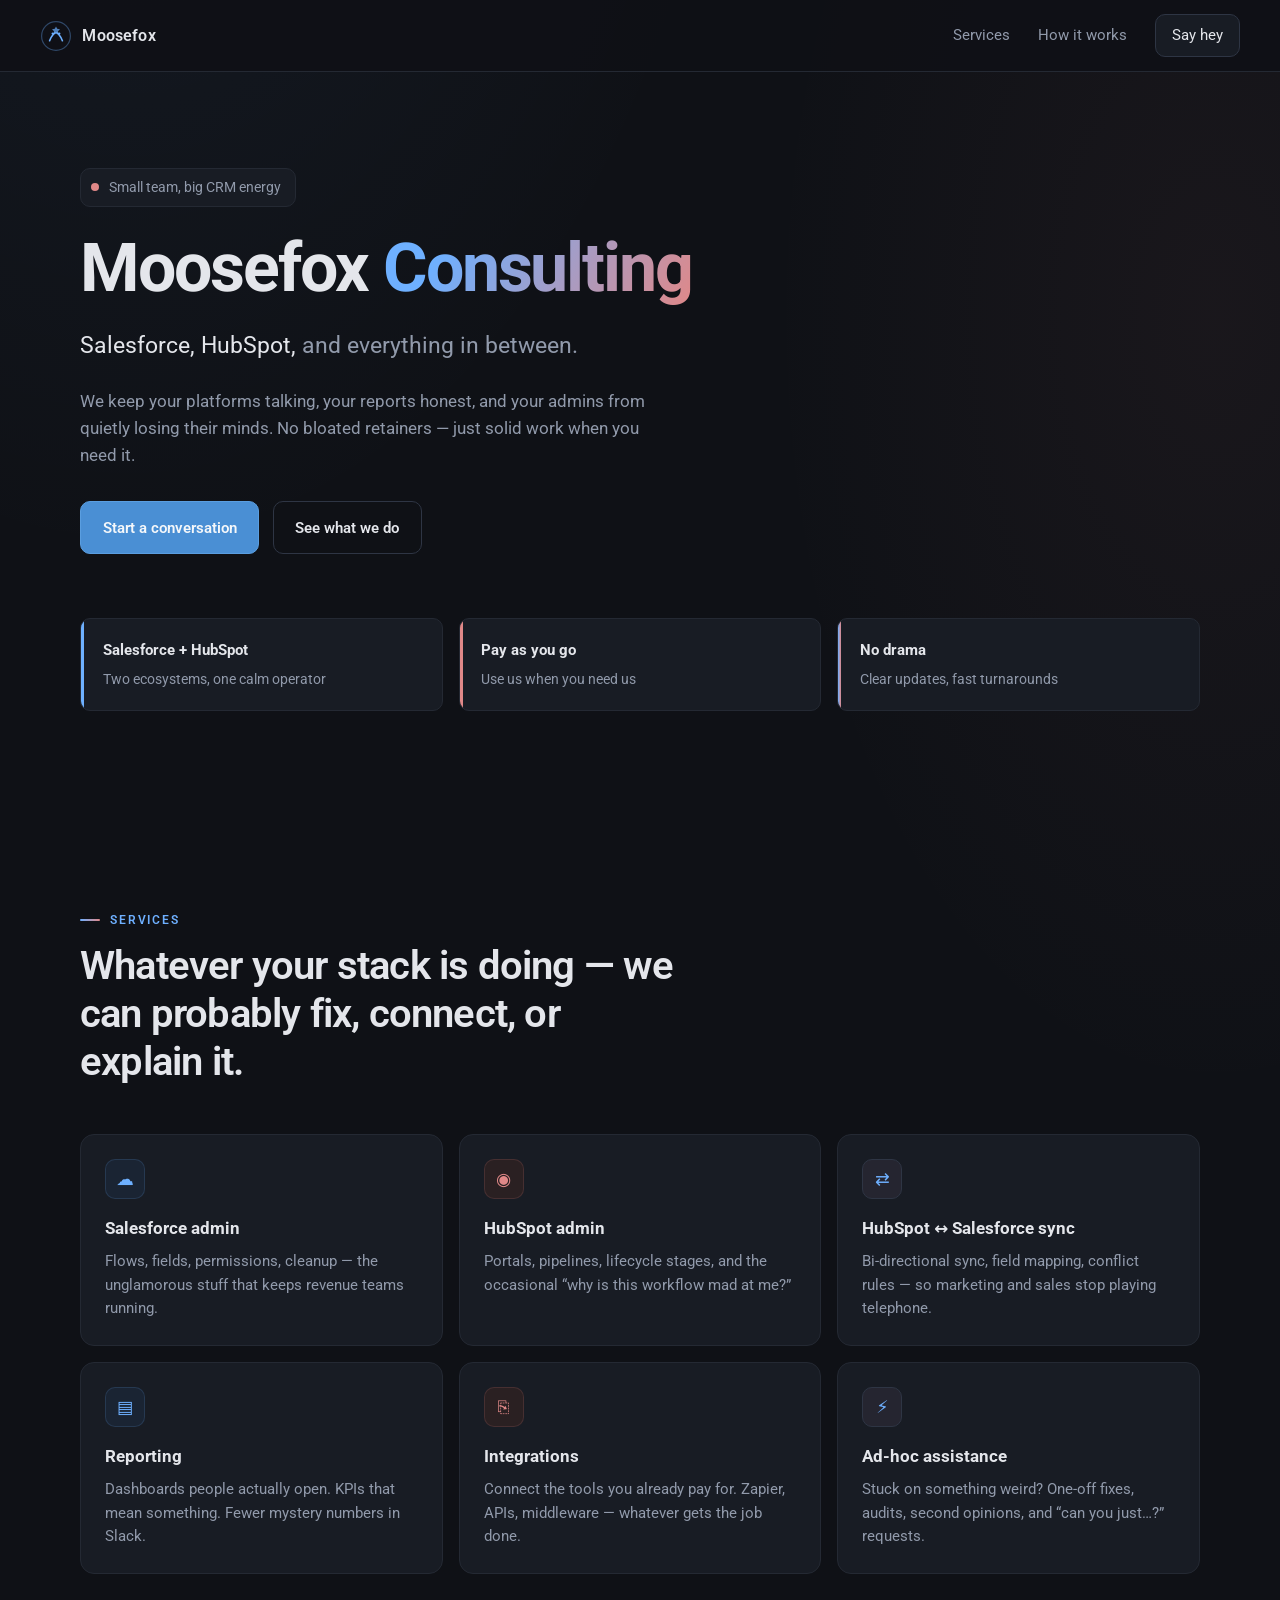
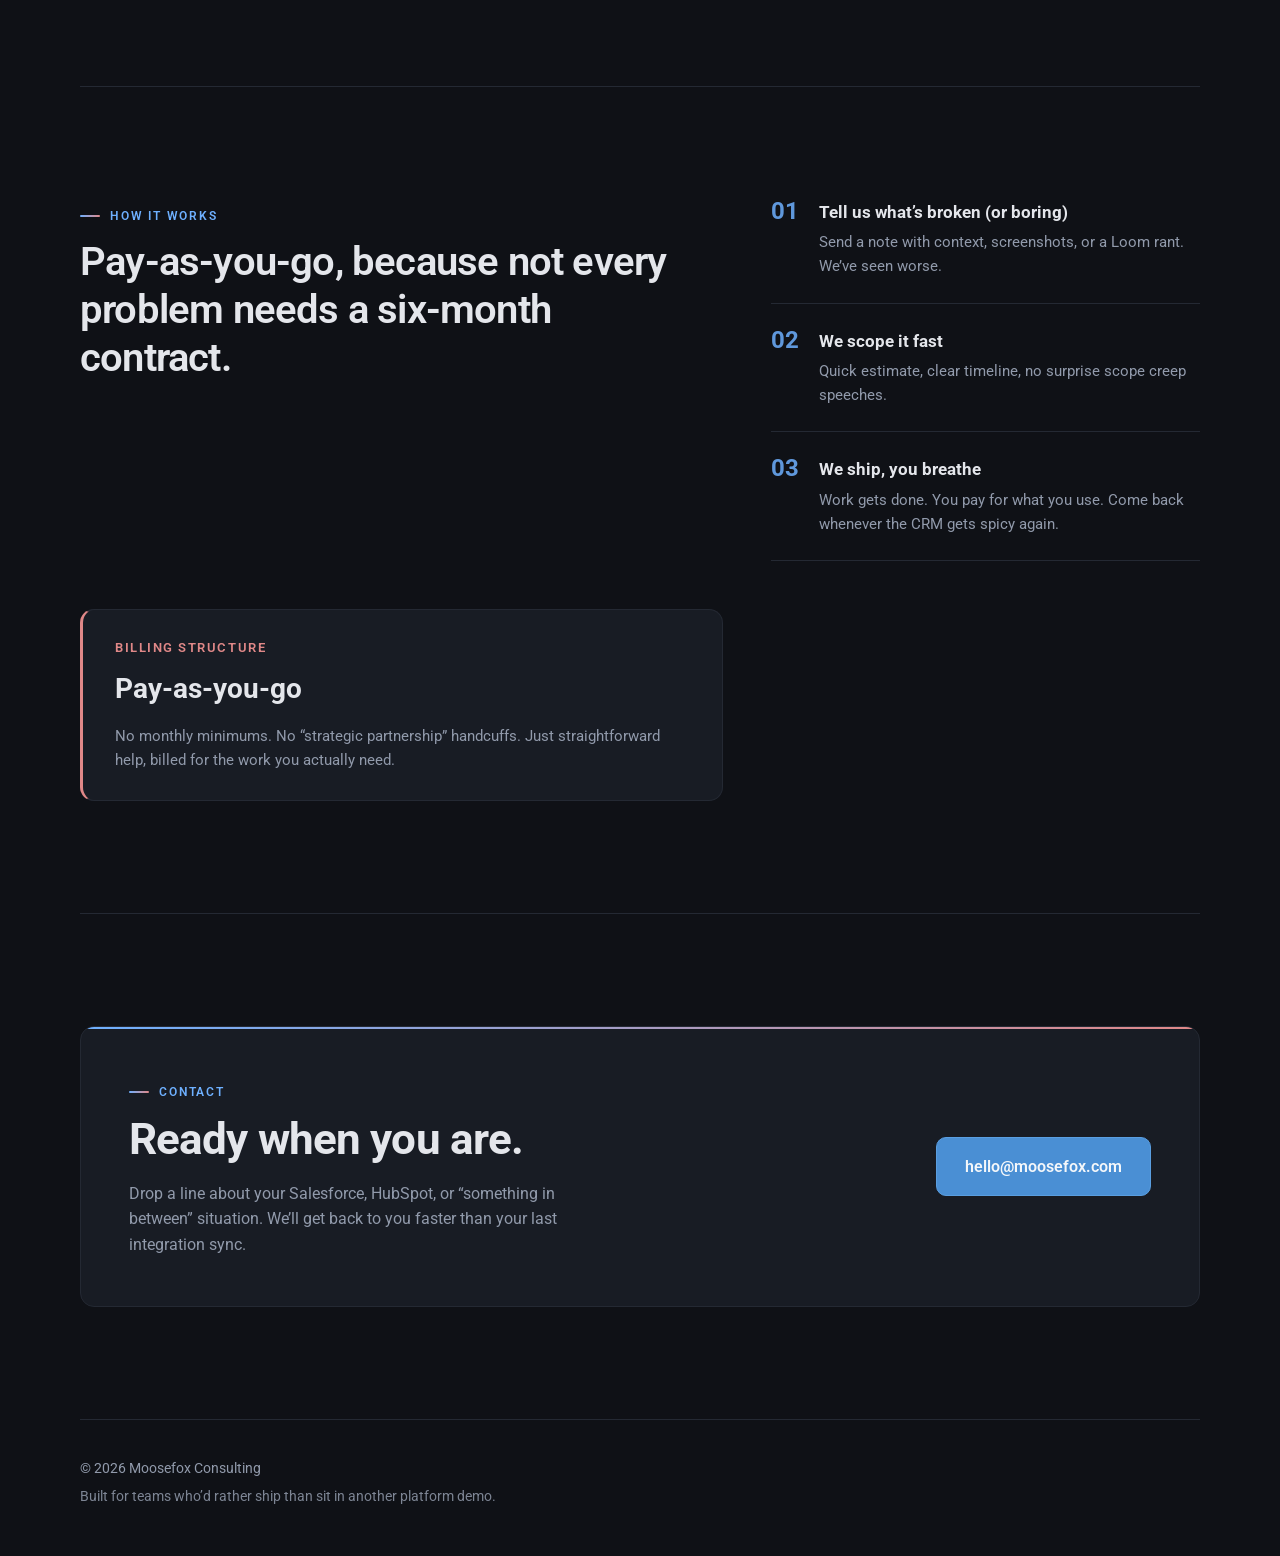
<file: index.html>
<!DOCTYPE html>
<html lang="en">
<head>
  <meta charset="UTF-8">
  <meta name="viewport" content="width=device-width, initial-scale=1.0">
  <meta name="description" content="Moosefox Consulting — Salesforce, HubSpot, and everything in between. Admin, integrations, reporting, and pay-as-you-go help.">
  <title>Moosefox Consulting</title>
  <link rel="icon" href="favicon.svg" type="image/svg+xml">
  <link rel="preconnect" href="https://fonts.googleapis.com">
  <link rel="preconnect" href="https://fonts.gstatic.com" crossorigin>
  <link href="https://fonts.googleapis.com/css2?family=Roboto:ital,wght@0,400;0,500;0,600;0,700;1,400&display=swap" rel="stylesheet">
  <link rel="stylesheet" href="css/styles.css">
</head>
<body>
  <header class="site-header">
    <a class="logo" href="#top" aria-label="Moosefox Consulting home">
      <svg class="logo-mark" viewBox="0 0 40 40" aria-hidden="true">
        <circle cx="20" cy="20" r="18" fill="none" stroke="currentColor" stroke-width="1.5" opacity="0.35"/>
        <path d="M12 26c2-6 6-10 8-10s6 4 8 10" fill="none" stroke="currentColor" stroke-width="2" stroke-linecap="round"/>
        <circle cx="16" cy="17" r="1.5" fill="currentColor"/>
        <circle cx="24" cy="17" r="1.5" fill="currentColor"/>
        <path d="M20 8l1.5 3 3.5.5-2.5 2.5.5 3.5L20 15l-3 2.5.5-3.5-2.5-2.5 3.5-.5z" fill="currentColor" opacity="0.7"/>
      </svg>
      <span>Moosefox</span>
    </a>
    <nav class="nav" aria-label="Primary">
      <a href="#services">Services</a>
      <a href="#how">How it works</a>
      <a href="#contact" class="nav-cta">Say hey</a>
    </nav>
    <button class="menu-toggle" type="button" aria-expanded="false" aria-controls="mobile-nav" aria-label="Open menu">
      <span></span>
      <span></span>
    </button>
  </header>

  <nav id="mobile-nav" class="mobile-nav" aria-label="Mobile" hidden>
    <a href="#services">Services</a>
    <a href="#how">How it works</a>
    <a href="#contact">Say hey</a>
  </nav>

  <main id="top">
    <section class="hero">
      <p class="eyebrow">
        <span class="pulse-dot" aria-hidden="true"></span>
        Small team, big CRM energy
      </p>
      <h1>Moosefox <span class="hero-accent">Consulting</span></h1>
      <p class="hero-tagline"><span class="tagline-accent">Salesforce, HubSpot,</span> and everything in between.</p>
      <p class="hero-lede">
        We keep your platforms talking, your reports honest, and your admins from quietly losing their minds.
        No bloated retainers — just solid work when you need it.
      </p>
      <div class="hero-actions">
        <a class="btn btn-primary" href="#contact">Start a conversation</a>
        <a class="btn btn-ghost" href="#services">See what we do</a>
      </div>
      <ul class="hero-stats" aria-label="Highlights">
        <li class="stat-blue">
          <strong>Salesforce + HubSpot</strong>
          <span>Two ecosystems, one calm operator</span>
        </li>
        <li class="stat-red">
          <strong>Pay as you go</strong>
          <span>Use us when you need us</span>
        </li>
        <li class="stat-mix">
          <strong>No drama</strong>
          <span>Clear updates, fast turnarounds</span>
        </li>
      </ul>
    </section>

    <section id="services" class="section services">
      <div class="section-head">
        <p class="section-label">Services</p>
        <h2>Whatever your stack is doing — we can probably fix, connect, or explain it.</h2>
      </div>
      <div class="service-grid">
        <article class="card">
          <div class="card-icon card-icon-blue" aria-hidden="true">☁</div>
          <h3>Salesforce admin</h3>
          <p>Flows, fields, permissions, cleanup — the unglamorous stuff that keeps revenue teams running.</p>
        </article>
        <article class="card">
          <div class="card-icon card-icon-red" aria-hidden="true">◉</div>
          <h3>HubSpot admin</h3>
          <p>Portals, pipelines, lifecycle stages, and the occasional “why is this workflow mad at me?”</p>
        </article>
        <article class="card">
          <div class="card-icon card-icon-mix" aria-hidden="true">⇄</div>
          <h3>HubSpot ↔ Salesforce sync</h3>
          <p>Bi-directional sync, field mapping, conflict rules — so marketing and sales stop playing telephone.</p>
        </article>
        <article class="card">
          <div class="card-icon card-icon-blue" aria-hidden="true">▤</div>
          <h3>Reporting</h3>
          <p>Dashboards people actually open. KPIs that mean something. Fewer mystery numbers in Slack.</p>
        </article>
        <article class="card">
          <div class="card-icon card-icon-red" aria-hidden="true">⎘</div>
          <h3>Integrations</h3>
          <p>Connect the tools you already pay for. Zapier, APIs, middleware — whatever gets the job done.</p>
        </article>
        <article class="card">
          <div class="card-icon card-icon-mix" aria-hidden="true">⚡</div>
          <h3>Ad-hoc assistance</h3>
          <p>Stuck on something weird? One-off fixes, audits, second opinions, and “can you just…?” requests.</p>
        </article>
      </div>
    </section>

    <section id="how" class="section how">
      <div class="section-head">
        <p class="section-label">How it works</p>
        <h2>Pay-as-you-go, because not every problem needs a six-month contract.</h2>
      </div>
      <ol class="steps">
        <li class="step">
          <span class="step-num">01</span>
          <div>
            <h3>Tell us what’s broken (or boring)</h3>
            <p>Send a note with context, screenshots, or a Loom rant. We’ve seen worse.</p>
          </div>
        </li>
        <li class="step">
          <span class="step-num">02</span>
          <div>
            <h3>We scope it fast</h3>
            <p>Quick estimate, clear timeline, no surprise scope creep speeches.</p>
          </div>
        </li>
        <li class="step">
          <span class="step-num">03</span>
          <div>
            <h3>We ship, you breathe</h3>
            <p>Work gets done. You pay for what you use. Come back whenever the CRM gets spicy again.</p>
          </div>
        </li>
      </ol>
      <aside class="billing-card">
        <p class="billing-label">Billing structure</p>
        <h3>Pay-as-you-go</h3>
        <p>No monthly minimums. No “strategic partnership” handcuffs. Just straightforward help, billed for the work you actually need.</p>
      </aside>
    </section>

    <section id="contact" class="section contact">
      <div class="contact-inner">
        <div class="contact-copy">
          <p class="section-label">Contact</p>
          <h2>Ready when you are.</h2>
          <p class="contact-lede">
            Drop a line about your Salesforce, HubSpot, or “something in between” situation.
            We’ll get back to you faster than your last integration sync.
          </p>
        </div>
        <div class="contact-actions">
          <a class="btn btn-primary btn-large" href="mailto:hello@moosefox.com">hello@moosefox.com</a>
        </div>
      </div>
    </section>
  </main>

  <footer class="site-footer">
    <p>© <span id="year"></span> Moosefox Consulting</p>
    <p class="footer-tag">Built for teams who’d rather ship than sit in another platform demo.</p>
  </footer>

  <script src="js/main.js" defer></script>
</body>
</html>
</file>
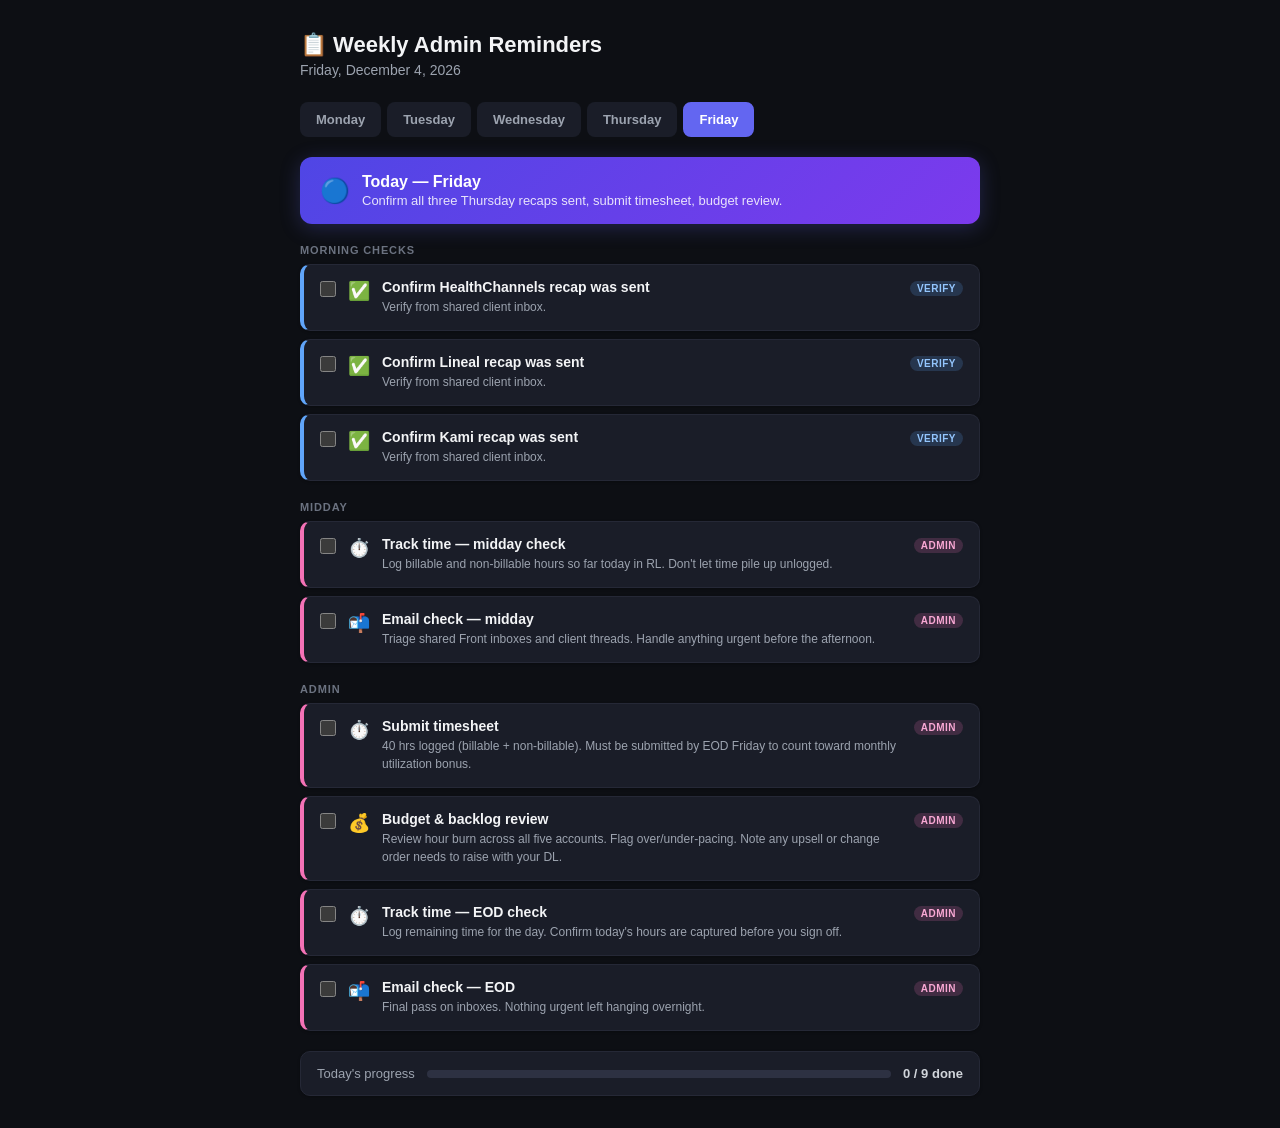
<file: a8tasks.html>
<!DOCTYPE html>
<html lang="en">
<head>
<meta charset="UTF-8">
<meta name="viewport" content="width=device-width, initial-scale=1.0">
<meta name="robots" content="noindex, nofollow, noarchive, nosnippet, noimageindex">
<meta name="googlebot" content="noindex, nofollow">
<title>Weekly Admin Reminders</title>
<style>
  * { box-sizing: border-box; margin: 0; padding: 0; }

  body {
    font-family: -apple-system, BlinkMacSystemFont, 'Segoe UI', sans-serif;
    background: #0d0f14;
    color: #e5e7eb;
    color-scheme: dark;
    min-height: 100vh;
    display: flex;
    align-items: flex-start;
    justify-content: center;
    padding: 32px 16px;
  }

  .container {
    width: 100%;
    max-width: 680px;
  }

  .header {
    margin-bottom: 24px;
  }

  .header h1 {
    font-size: 22px;
    font-weight: 700;
    color: #f3f4f6;
    margin-bottom: 4px;
  }

  .header .date {
    font-size: 14px;
    color: #9ca3af;
  }

  /* Day tabs */
  .day-tabs {
    display: flex;
    gap: 6px;
    margin-bottom: 20px;
    flex-wrap: wrap;
  }

  .day-tab {
    padding: 8px 14px;
    border-radius: 8px;
    font-size: 13px;
    font-weight: 600;
    cursor: pointer;
    border: 2px solid transparent;
    background: #1a1d28;
    color: #9ca3af;
    transition: all 0.15s ease;
  }

  .day-tab:hover {
    border-color: #818cf8;
    color: #a5b4fc;
  }

  .day-tab.active {
    background: #6366f1;
    color: #fff;
    border-color: #6366f1;
  }

  .day-tab.today {
    border-color: #6366f1;
    color: #a5b4fc;
  }

  .day-tab.today.active {
    background: #6366f1;
    color: #fff;
  }

  /* Today banner */
  .today-banner {
    background: linear-gradient(135deg, #4f46e5 0%, #7c3aed 100%);
    border-radius: 12px;
    padding: 16px 20px;
    margin-bottom: 20px;
    color: white;
    display: flex;
    align-items: center;
    gap: 12px;
    box-shadow: 0 4px 20px rgba(99, 102, 241, 0.25);
  }

  .today-banner .icon { font-size: 24px; }

  .today-banner .text h2 {
    font-size: 16px;
    font-weight: 700;
    margin-bottom: 2px;
  }

  .today-banner .text p {
    font-size: 13px;
    opacity: 0.85;
  }

  /* Task cards */
  .section-label {
    font-size: 11px;
    font-weight: 700;
    text-transform: uppercase;
    letter-spacing: 0.08em;
    color: #6b7280;
    margin-bottom: 8px;
    margin-top: 20px;
  }

  .section-label:first-of-type { margin-top: 0; }

  .task-card {
    background: #1a1d28;
    border-radius: 10px;
    padding: 14px 16px;
    margin-bottom: 8px;
    display: flex;
    align-items: flex-start;
    gap: 12px;
    border-left: 4px solid transparent;
    border: 1px solid #252836;
    border-left-width: 4px;
    box-shadow: 0 1px 3px rgba(0, 0, 0, 0.3);
    transition: box-shadow 0.15s, border-color 0.15s;
  }

  .task-card:hover {
    box-shadow: 0 2px 12px rgba(0, 0, 0, 0.4);
    border-color: #2f3344;
    border-left-width: 4px;
  }

  .task-card.prep    { border-left-color: #f59e0b; }
  .task-card.sprint  { border-left-color: #818cf8; }
  .task-card.post    { border-left-color: #34d399; }
  .task-card.confirm { border-left-color: #60a5fa; }
  .task-card.admin   { border-left-color: #f472b6; }
  .task-card.onboard { border-left-color: #a78bfa; }

  .task-icon { font-size: 18px; flex-shrink: 0; margin-top: 1px; }

  .task-body { flex: 1; }

  .task-title {
    font-size: 14px;
    font-weight: 600;
    color: #f3f4f6;
    margin-bottom: 3px;
  }

  .task-note {
    font-size: 12px;
    color: #9ca3af;
    line-height: 1.5;
  }

  .badge {
    display: inline-block;
    font-size: 10px;
    font-weight: 700;
    text-transform: uppercase;
    letter-spacing: 0.05em;
    padding: 2px 7px;
    border-radius: 999px;
    flex-shrink: 0;
    margin-top: 2px;
  }

  .badge.prep    { background: rgba(245, 158, 11, 0.18); color: #fbbf24; }
  .badge.sprint  { background: rgba(129, 140, 248, 0.18); color: #a5b4fc; }
  .badge.post    { background: rgba(52, 211, 153, 0.18); color: #6ee7b7; }
  .badge.confirm { background: rgba(96, 165, 250, 0.18); color: #93c5fd; }
  .badge.admin   { background: rgba(244, 114, 182, 0.18); color: #f9a8d4; }
  .badge.onboard { background: rgba(167, 139, 250, 0.18); color: #c4b5fd; }

  .no-tasks {
    background: #1a1d28;
    border: 1px solid #252836;
    border-radius: 10px;
    padding: 32px;
    text-align: center;
    color: #6b7280;
    font-size: 14px;
  }

  .no-tasks .emoji { font-size: 32px; display: block; margin-bottom: 8px; }

  .progress {
    background: #1a1d28;
    border: 1px solid #252836;
    border-radius: 10px;
    padding: 14px 16px;
    margin-top: 20px;
    display: flex;
    align-items: center;
    gap: 12px;
    box-shadow: 0 1px 3px rgba(0, 0, 0, 0.3);
  }

  .progress-label { font-size: 13px; color: #9ca3af; white-space: nowrap; }
  .progress-bar-wrap { flex: 1; background: #2d3142; border-radius: 999px; height: 8px; }
  .progress-bar { height: 8px; border-radius: 999px; background: linear-gradient(90deg, #6366f1, #8b5cf6); transition: width 0.3s; }
  .progress-count { font-size: 13px; font-weight: 600; color: #d1d5db; white-space: nowrap; }

  .checkbox-wrap { display: flex; align-items: flex-start; gap: 10px; }
  .checkbox-wrap input[type="checkbox"] {
    width: 16px; height: 16px; cursor: pointer; flex-shrink: 0; margin-top: 2px; accent-color: #818cf8;
  }
  .task-card.done { opacity: 0.45; }
  .task-card.done .task-title { text-decoration: line-through; color: #6b7280; }
</style>
</head>
<body>
<div class="container">
  <div class="header">
    <h1>📋 Weekly Admin Reminders</h1>
    <div class="date" id="dateDisplay"></div>
  </div>

  <div class="day-tabs" id="dayTabs"></div>

  <div id="todayBanner"></div>
  <div id="taskList"></div>
  <div class="progress" id="progressBar" style="display:none;">
    <span class="progress-label">Today's progress</span>
    <div class="progress-bar-wrap"><div class="progress-bar" id="pBar" style="width:0%"></div></div>
    <span class="progress-count" id="pCount">0 / 0</span>
  </div>
</div>

<script>
const DAYS = ['Sunday','Monday','Tuesday','Wednesday','Thursday','Friday','Saturday'];

const schedule = {
  1: { // Monday
    label: 'Monday',
    emoji: '🟡',
    summary: 'Agenda day — get Traffix & ForceBrands prepped before EOD.',
    sections: [
      {
        heading: 'Prep',
        tasks: [
          { type: 'prep', icon: '📝', title: 'Traffix — send agenda email', note: 'Update RL space, create meeting notes page in Spaces, draft & send from shared Front inbox. Must be out before EOD (24 hrs before Tuesday sprint).' },
          { type: 'prep', icon: '📝', title: 'ForceBrands — send agenda email', note: 'Same process. Must be out before 11am Tuesday.' },
        ]
      },
      {
        heading: 'Midsprint',
        tasks: [
          { type: 'sprint', icon: '📧', title: 'Send Kami midsprint email', note: 'Check with Kim to align on midsprint email content.' },
        ]
      },
      {
        heading: 'Ongoing',
        tasks: [
          { type: 'admin', icon: '🔍', title: 'HubSpot product updates review', note: 'Scan betas & releases. Document anything relevant for Traffix, ForceBrands, Kami, Lineal, Carson, PBE.' },
          { type: 'admin', icon: '🗂️', title: 'RL / task hygiene', note: 'Close lingering tasks, update statuses, review budgets heading into the sprint week.' },
        ]
      }
    ]
  },
  2: { // Tuesday
    label: 'Tuesday',
    emoji: '🟣',
    summary: 'Traffix sprint day + Carson & PBE onboarding. Send agendas for Thursday\'s sprints.',
    sections: [
      {
        heading: 'Morning Check',
        tasks: [
          { type: 'confirm', icon: '✅', title: 'Confirm Forcebrands agenda was sent', note: 'Verify it went out from the shared client inbox to all relevant POCs.' },
        ]
      },
      {
        heading: 'Pre-Sprint',
        tasks: [
          { type: 'prep', icon: '✅', title: 'Final Traffix prep', note: 'Confirm agenda was sent. Check RL sprint dashboard is current before the call.' },
        ]
      },
      {
        heading: 'Sprints',
        tasks: [
        { type: 'onboard', icon: '👀', title: 'Carson meeting', note: 'Attend & observe. No notes or recap responsibility yet.' },
        { type: 'onboard', icon: '👀', title: 'PBE meeting', note: 'Attend & observe. No notes or recap responsibility yet.' },
        { type: 'sprint', icon: '📞', title: 'Traffix sprint call', note: 'You lead. Screen share RL sprint dashboard, run BRAIN, capture action items.' },
        ]
      },
      {
        heading: 'Post-Sprint',
        tasks: [
          { type: 'post', icon: '🗂️', title: 'Traffix — update RL tasks', note: 'Close completed tasks, update in-progress, add new items. Confirm all subtasks have assignees, dates, and time estimates.' },
          { type: 'post', icon: '📧', title: 'Traffix — send recap email', note: 'Draft with Kim in Front from shared inbox. Include action items, budget update, Avoma link, RL portal link. Send within 24 hrs of sprint.' },
        ]
      },
      {
        heading: 'EOD',
        tasks: [
          { type: 'prep', icon: '📝', title: 'Draft Thursday agendas', note: 'Draft & send agendas for HealthChannels and Lineal. Both must be out before EOD Wednesday.' },
        ]
      }
    ]
  },
  3: { // Wednesday
    label: 'Wednesday',
    emoji: '🟢',
    summary: 'Confirm Traffix recap, run ForceBrands sprint, confirm Thursday agendas are out.',
    sections: [
      {
        heading: 'Morning Check',
        tasks: [
          { type: 'confirm', icon: '✅', title: 'Confirm Traffix recap was sent', note: 'Verify it went out from the shared client inbox to all relevant POCs.' },
        ]
      },
      {
        heading: 'Sprint',
        tasks: [
          { type: 'sprint', icon: '📞', title: 'ForceBrands sprint call', note: 'You lead. Run BRAIN, screen share sprint dashboard, capture action items.' },
        ]
      },
      {
        heading: 'Post-Sprint',
        tasks: [
          { type: 'post', icon: '🗂️', title: 'ForceBrands — update RL tasks', note: 'Close completed, update open, add new work. Ensure all subtasks have assignees, dates, and estimates.' },
          { type: 'post', icon: '📧', title: 'ForceBrands — send recap email', note: 'Draft in Front from shared inbox. Action items, budget update, Avoma link, RL portal link.' },
        ]
      },
      {
        heading: 'EOD Check',
        tasks: [
          { type: 'confirm', icon: '✅', title: 'Confirm Thursday agendas sent', note: 'HealthChannels and Lineal agendas must all be out the door today.' },
        ]
      }
    ]
  },
  4: { // Thursday
    label: 'Thursday',
    emoji: '🔴',
    summary: 'Heaviest day — confirm ForceBrands recap, then three sprints.',
    sections: [
      {
        heading: 'Morning Check',
        tasks: [
          { type: 'confirm', icon: '✅', title: 'Confirm ForceBrands recap was sent', note: 'Verify it went out from the shared client inbox.' },
        ]
      },
      {
        heading: 'Sprints',
        tasks: [
          { type: 'sprint', icon: '📞', title: 'HealthChannels sprint call', note: 'You lead. Run BRAIN.' },
          { type: 'sprint', icon: '📞', title: 'Lineal sprint call', note: 'You lead. Run BRAIN.' },
          { type: 'sprint', icon: '📞', title: 'Kami sprint call', note: 'You support. Take notes and offer insights as needed.' },
        ]
      },
      {
        heading: 'Post-Sprint',
        tasks: [
          { type: 'post', icon: '🗂️', title: 'HealthChannels / Lineal — update RL tasks', note: 'Close completed, update open, add new items. Confirm assignees, dates, estimates.' },
          { type: 'post', icon: '📧', title: 'HealthChannels — send recap email', note: 'Draft and send from shared Front inbox.' },
          { type: 'post', icon: '📧', title: 'Lineal — send recap email', note: 'Draft and send from shared Front inbox.' },
          { type: 'post', icon: '📧', title: 'Kami — send recap email', note: 'Draft and send from shared Front inbox. Be sure to include the transcript of the call as an attachment. Use Zoom\'s transcript feature to create the attachment since it will be faster than Avoma.' },
        ]
      }
    ]
  },
  5: { // Friday
    label: 'Friday',
    emoji: '🔵',
    summary: 'Confirm all three Thursday recaps sent, submit timesheet, budget review.',
    sections: [
      {
        heading: 'Morning Checks',
        tasks: [
          { type: 'confirm', icon: '✅', title: 'Confirm HealthChannels recap was sent', note: 'Verify from shared client inbox.' },
          { type: 'confirm', icon: '✅', title: 'Confirm Lineal recap was sent', note: 'Verify from shared client inbox.' },
          { type: 'confirm', icon: '✅', title: 'Confirm Kami recap was sent', note: 'Verify from shared client inbox.' },
        ]
      },
      {
        heading: 'Admin',
        tasks: [
          { type: 'admin', icon: '⏱️', title: 'Submit timesheet', note: '40 hrs logged (billable + non-billable). Must be submitted by EOD Friday to count toward monthly utilization bonus.' },
          { type: 'admin', icon: '💰', title: 'Budget & backlog review', note: 'Review hour burn across all five accounts. Flag over/under-pacing. Note any upsell or change order needs to raise with your DL.' },
        ]
      }
    ]
  }
};

const dailyMiddayTasks = [
  { type: 'admin', icon: '⏱️', title: 'Track time — midday check', note: 'Log billable and non-billable hours so far today in RL. Don\'t let time pile up unlogged.' },
  { type: 'admin', icon: '📬', title: 'Email check — midday', note: 'Triage shared Front inboxes and client threads. Handle anything urgent before the afternoon.' },
];

const dailyEodTasks = [
  { type: 'admin', icon: '⏱️', title: 'Track time — EOD check', note: 'Log remaining time for the day. Confirm today\'s hours are captured before you sign off.' },
  { type: 'admin', icon: '📬', title: 'Email check — EOD', note: 'Final pass on inboxes. Nothing urgent left hanging overnight.' },
];

for (let dow = 1; dow <= 5; dow++) {
  const sections = schedule[dow].sections;
  const eodIdx = sections.findIndex(s => /^(EOD|EOD Check|Admin)/i.test(s.heading));

  sections.splice(eodIdx >= 0 ? eodIdx : sections.length, 0, {
    heading: 'Midday',
    tasks: dailyMiddayTasks.map(t => ({ ...t })),
  });

  if (eodIdx >= 0) {
    sections[eodIdx + 1].tasks.push(...dailyEodTasks.map(t => ({ ...t })));
  } else {
    sections.push({
      heading: 'End of Day',
      tasks: dailyEodTasks.map(t => ({ ...t })),
    });
  }
}

// Weekends get a rest message
const weekend = {
  0: { label: 'Sunday', emoji: '😴', summary: 'No admin tasks today. Enjoy your weekend!' },
  6: { label: 'Saturday', emoji: '😴', summary: 'No admin tasks today. Enjoy your weekend!' },
};

let selectedDay = null;
let checkState = {};

function getTodayDow() {
  return new Date().getDay();
}

function formatDate(d) {
  return d.toLocaleDateString('en-US', { weekday: 'long', month: 'long', day: 'numeric', year: 'numeric' });
}

function buildTabs() {
  const tabs = document.getElementById('dayTabs');
  const todayDow = getTodayDow();
  [1,2,3,4,5].forEach(dow => {
    const t = document.createElement('button');
    t.className = 'day-tab' + (dow === todayDow ? ' today' : '') + (dow === selectedDay ? ' active' : '');
    t.textContent = schedule[dow].label;
    t.onclick = () => { selectedDay = dow; render(); };
    tabs.appendChild(t);
  });
}

function render() {
  const todayDow = getTodayDow();

  // Update date
  document.getElementById('dateDisplay').textContent = formatDate(new Date());

  // Rebuild tabs
  const tabs = document.getElementById('dayTabs');
  tabs.innerHTML = '';
  [1,2,3,4,5].forEach(dow => {
    const t = document.createElement('button');
    t.className = 'day-tab' + (dow === todayDow ? ' today' : '') + (dow === selectedDay ? ' active' : '');
    t.textContent = schedule[dow].label;
    t.onclick = () => { selectedDay = dow; render(); };
    tabs.appendChild(t);
  });

  const banner = document.getElementById('todayBanner');
  const list = document.getElementById('taskList');
  const prog = document.getElementById('progressBar');
  list.innerHTML = '';
  banner.innerHTML = '';
  prog.style.display = 'none';

  const dayData = schedule[selectedDay] || weekend[selectedDay];

  if (!dayData) return;

  // Banner
  const isToday = selectedDay === todayDow;
  banner.innerHTML = `
    <div class="today-banner">
      <span class="icon">${dayData.emoji}</span>
      <div class="text">
        <h2>${isToday ? "Today — " : ""}${dayData.label}</h2>
        <p>${dayData.summary}</p>
      </div>
    </div>`;

  // No tasks (weekend)
  if (!dayData.sections) {
    list.innerHTML = `<div class="no-tasks"><span class="emoji">🏖️</span>No tasks scheduled.</div>`;
    return;
  }

  // Collect all tasks for progress
  const allTasks = dayData.sections.flatMap(s => s.tasks);
  const key = `day_${selectedDay}`;
  if (!checkState[key]) checkState[key] = {};
  let doneCount = Object.values(checkState[key]).filter(Boolean).length;

  // Render sections
  dayData.sections.forEach(section => {
    const label = document.createElement('div');
    label.className = 'section-label';
    label.textContent = section.heading;
    list.appendChild(label);

    section.tasks.forEach((task, i) => {
      const taskKey = `${section.heading}_${i}`;
      const isDone = checkState[key][taskKey] || false;

      const card = document.createElement('div');
      card.className = `task-card ${task.type}${isDone ? ' done' : ''}`;

      card.innerHTML = `
        <div class="checkbox-wrap">
          <input type="checkbox" ${isDone ? 'checked' : ''} data-key="${taskKey}" data-day="${selectedDay}">
        </div>
        <span class="task-icon">${task.icon}</span>
        <div class="task-body">
          <div class="task-title">${task.title}</div>
          <div class="task-note">${task.note}</div>
        </div>
        <span class="badge ${task.type}">${task.type === 'onboard' ? 'Observe' : task.type === 'confirm' ? 'Verify' : task.type.charAt(0).toUpperCase() + task.type.slice(1)}</span>
      `;

      card.querySelector('input[type="checkbox"]').addEventListener('change', function() {
        checkState[`day_${this.dataset.day}`][this.dataset.key] = this.checked;
        render();
      });

      list.appendChild(card);
    });
  });

  // Progress bar
  doneCount = Object.values(checkState[key]).filter(Boolean).length;
  const total = allTasks.length;
  prog.style.display = 'flex';
  document.getElementById('pBar').style.width = total > 0 ? `${Math.round((doneCount/total)*100)}%` : '0%';
  document.getElementById('pCount').textContent = `${doneCount} / ${total} done`;
}

// Init
const todayDow = getTodayDow();
selectedDay = (todayDow >= 1 && todayDow <= 5) ? todayDow : 1;
buildTabs();
render();
</script>
</body>
</html>
</file>
<file: css/styles.css>
/* Moosefox Consulting — minimal static styles */

:root {
  --bg: #0f1116;
  --bg-soft: #151820;
  --surface: #181c24;
  --surface-hover: #1f2430;
  --surface-raised: #222836;
  --border: #2e3544;
  --border-soft: #242933;
  --text: #e4e6eb;
  --text-muted: #919aab;
  --blue: #6eb0ff;
  --blue-dim: #4a8fd4;
  --blue-soft: #1a2433;
  --red: #e08888;
  --red-dim: #c96a6a;
  --red-soft: #2a2022;
  --accent-line: linear-gradient(90deg, var(--blue) 0%, var(--red) 100%);
  --radius: 14px;
  --radius-sm: 10px;
  --font: "Roboto", "Segoe UI", system-ui, sans-serif;
  --max: 1120px;
  --header-h: 72px;
}

*,
*::before,
*::after {
  box-sizing: border-box;
}

html {
  scroll-behavior: smooth;
}

body {
  margin: 0;
  min-height: 100vh;
  font-family: var(--font);
  font-size: 1rem;
  line-height: 1.6;
  color: var(--text);
  background:
    radial-gradient(ellipse 90% 60% at 10% -15%, rgba(110, 176, 255, 0.07), transparent 55%),
    radial-gradient(ellipse 70% 50% at 95% 10%, rgba(224, 136, 136, 0.05), transparent 50%),
    var(--bg);
  -webkit-font-smoothing: antialiased;
  -moz-osx-font-smoothing: grayscale;
}

img,
svg {
  display: block;
  max-width: 100%;
}

a {
  color: inherit;
  text-decoration: none;
}

button {
  font: inherit;
  cursor: pointer;
  border: none;
  background: none;
  color: inherit;
}

::selection {
  background: rgba(110, 176, 255, 0.25);
  color: var(--text);
}

/* Header */

.site-header {
  position: sticky;
  top: 0;
  z-index: 100;
  display: flex;
  align-items: center;
  justify-content: space-between;
  gap: 1rem;
  height: var(--header-h);
  padding: 0 clamp(1.25rem, 4vw, 2.5rem);
  background: rgba(15, 17, 22, 0.88);
  border-bottom: 1px solid var(--border-soft);
}

.logo {
  display: inline-flex;
  align-items: center;
  gap: 0.65rem;
  font-weight: 600;
  letter-spacing: 0.01em;
}

.logo-mark {
  width: 2rem;
  height: 2rem;
  color: var(--blue);
}

.nav {
  display: flex;
  align-items: center;
  gap: 1.75rem;
}

.nav a {
  position: relative;
  color: var(--text-muted);
  font-size: 0.925rem;
  transition: color 0.2s ease;
}

.nav a:not(.nav-cta)::after {
  content: "";
  position: absolute;
  left: 0;
  bottom: -4px;
  width: 100%;
  height: 1px;
  background: var(--accent-line);
  transform: scaleX(0);
  transform-origin: left;
  transition: transform 0.25s ease;
}

.nav a:not(.nav-cta):hover::after,
.nav a:not(.nav-cta):focus-visible::after {
  transform: scaleX(1);
}

.nav a:hover,
.nav a:focus-visible {
  color: var(--text);
}

.nav-cta {
  padding: 0.55rem 1rem;
  border-radius: var(--radius-sm);
  background: var(--surface);
  border: 1px solid var(--border);
  color: var(--text) !important;
  transition: border-color 0.2s ease, background 0.2s ease;
}

.nav-cta:hover,
.nav-cta:focus-visible {
  background: var(--surface-hover);
  border-color: var(--blue-dim);
}

.menu-toggle {
  display: none;
  flex-direction: column;
  justify-content: center;
  gap: 6px;
  width: 2.5rem;
  height: 2.5rem;
  padding: 0.5rem;
}

.menu-toggle span {
  display: block;
  height: 2px;
  background: var(--text);
  border-radius: 2px;
  transition: transform 0.2s ease, opacity 0.2s ease;
}

.menu-toggle[aria-expanded="true"] span:first-child {
  transform: translateY(4px) rotate(45deg);
}

.menu-toggle[aria-expanded="true"] span:last-child {
  transform: translateY(-4px) rotate(-45deg);
}

.mobile-nav {
  position: fixed;
  inset: var(--header-h) 0 auto 0;
  z-index: 99;
  display: grid;
  gap: 0.25rem;
  padding: 1rem 1.25rem 1.5rem;
  background: var(--bg-soft);
  border-bottom: 1px solid var(--border-soft);
}

.mobile-nav[hidden] {
  display: none;
}

.mobile-nav a {
  padding: 0.85rem 0.5rem;
  color: var(--text);
  border-bottom: 1px solid var(--border-soft);
}

/* Layout */

main,
.site-footer {
  position: relative;
}

main {
  width: min(100% - 2.5rem, var(--max));
  margin: 0 auto;
}

.section {
  padding: clamp(4rem, 10vw, 7rem) 0;
}

.section + .section {
  border-top: 1px solid var(--border-soft);
}

.section-head {
  max-width: 38rem;
  margin-bottom: clamp(2rem, 5vw, 3rem);
}

.section-label {
  display: inline-flex;
  align-items: center;
  gap: 0.65rem;
  margin: 0 0 0.75rem;
  font-size: 0.78rem;
  font-weight: 600;
  letter-spacing: 0.14em;
  text-transform: uppercase;
  color: var(--blue);
}

.section-label::before {
  content: "";
  width: 1.25rem;
  height: 2px;
  background: var(--accent-line);
  border-radius: 1px;
}

.section-head h2 {
  margin: 0;
  font-size: clamp(1.75rem, 4vw, 2.5rem);
  font-weight: 600;
  line-height: 1.2;
  letter-spacing: -0.02em;
}

.section-head h2 em {
  font-style: normal;
  color: var(--blue);
}

/* Hero */

.hero {
  padding-top: clamp(3rem, 8vw, 6rem);
  padding-bottom: clamp(3rem, 8vw, 5rem);
}

.eyebrow {
  display: inline-flex;
  align-items: center;
  gap: 0.6rem;
  margin: 0 0 1.5rem;
  padding: 0.45rem 0.9rem 0.45rem 0.65rem;
  font-size: 0.875rem;
  color: var(--text-muted);
  background: var(--surface);
  border: 1px solid var(--border-soft);
  border-radius: var(--radius-sm);
}

.pulse-dot {
  width: 8px;
  height: 8px;
  border-radius: 50%;
  background: var(--red);
  animation: blink 2.8s ease-in-out infinite;
}

@keyframes blink {
  0%, 100% { opacity: 1; }
  50% { opacity: 0.35; }
}

.hero h1 {
  margin: 0;
  font-size: clamp(2rem, 6.5vw, 4.25rem);
  font-weight: 700;
  line-height: 1.1;
  letter-spacing: -0.03em;
}

.hero-accent {
  background: linear-gradient(120deg, var(--blue) 20%, var(--red) 100%);
  -webkit-background-clip: text;
  background-clip: text;
  color: transparent;
}

.hero-tagline {
  margin: 1.35rem 0 0;
  font-size: clamp(1.1rem, 2.5vw, 1.45rem);
  font-weight: 400;
  color: var(--text-muted);
}

.tagline-accent {
  color: var(--text);
  font-style: normal;
}

.hero-lede {
  max-width: 36rem;
  margin: 1.5rem 0 0;
  font-size: 1.05rem;
  color: var(--text-muted);
}

.hero-actions {
  display: flex;
  flex-wrap: wrap;
  gap: 0.85rem;
  margin-top: 2rem;
}

.btn {
  display: inline-flex;
  align-items: center;
  justify-content: center;
  padding: 0.85rem 1.35rem;
  font-size: 0.95rem;
  font-weight: 600;
  border-radius: var(--radius-sm);
  transition: background 0.2s ease, border-color 0.2s ease, transform 0.2s ease;
}

.btn-primary {
  color: #f4f7fa;
  background: var(--blue-dim);
  border: 1px solid #5a9ee0;
}

.btn-primary:hover,
.btn-primary:focus-visible {
  background: #5599d8;
  border-color: var(--blue);
  transform: translateY(-1px);
}

.btn-ghost {
  color: var(--text);
  background: transparent;
  border: 1px solid var(--border);
}

.btn-ghost:hover,
.btn-ghost:focus-visible {
  background: var(--surface);
  border-color: var(--red-dim);
  transform: translateY(-1px);
}

.btn-large {
  padding: 1rem 1.75rem;
  font-size: 1rem;
}

.hero-stats {
  display: grid;
  grid-template-columns: repeat(3, minmax(0, 1fr));
  gap: 1rem;
  margin: clamp(2.5rem, 6vw, 4rem) 0 0;
  padding: 0;
  list-style: none;
}

.hero-stats li {
  position: relative;
  padding: 1.15rem 1.25rem 1.15rem 1.35rem;
  background: var(--surface);
  border: 1px solid var(--border-soft);
  border-radius: var(--radius-sm);
  overflow: hidden;
}

.hero-stats li::before {
  content: "";
  position: absolute;
  top: 0;
  left: 0;
  width: 3px;
  height: 100%;
}

.stat-blue::before { background: var(--blue); }
.stat-red::before { background: var(--red); }
.stat-mix::before { background: var(--accent-line); }

.hero-stats strong {
  display: block;
  margin-bottom: 0.25rem;
  font-size: 0.95rem;
}

.hero-stats span {
  font-size: 0.85rem;
  color: var(--text-muted);
}

/* Services */

.service-grid {
  display: grid;
  grid-template-columns: repeat(3, minmax(0, 1fr));
  gap: 1rem;
}

.card {
  position: relative;
  padding: 1.5rem;
  background: var(--surface);
  border: 1px solid var(--border-soft);
  border-radius: var(--radius);
  transition: background 0.2s ease, border-color 0.2s ease, transform 0.2s ease;
}

.card::after {
  content: "";
  position: absolute;
  inset: 0;
  border-radius: inherit;
  opacity: 0;
  transition: opacity 0.2s ease;
  pointer-events: none;
  box-shadow: inset 0 1px 0 rgba(110, 176, 255, 0.08);
}

.card:hover {
  background: var(--surface-hover);
  border-color: var(--border);
  transform: translateY(-2px);
}

.card:hover::after {
  opacity: 1;
}

.card-featured {
  background: var(--surface-raised);
  border-color: #3a4a62;
}

.card-featured::before {
  content: "";
  position: absolute;
  top: 0;
  left: 1.25rem;
  right: 1.25rem;
  height: 2px;
  background: var(--accent-line);
  border-radius: 0 0 2px 2px;
}

.card-icon {
  display: grid;
  place-items: center;
  width: 2.5rem;
  height: 2.5rem;
  margin-bottom: 1rem;
  font-size: 1.1rem;
  border-radius: 10px;
}

.card-icon-blue {
  background: var(--blue-soft);
  color: var(--blue);
  border: 1px solid rgba(110, 176, 255, 0.15);
}

.card-icon-red {
  background: var(--red-soft);
  color: var(--red);
  border: 1px solid rgba(224, 136, 136, 0.15);
}

.card-icon-mix {
  background: #252530;
  color: var(--blue);
  border: 1px solid var(--border);
}

.card h3 {
  margin: 0 0 0.5rem;
  font-size: 1.05rem;
}

.card p {
  margin: 0;
  font-size: 0.925rem;
  color: var(--text-muted);
}

/* How it works */

.how {
  display: grid;
  grid-template-columns: 1.2fr 0.8fr;
  gap: clamp(2rem, 5vw, 3rem);
  align-items: start;
}

.steps {
  margin: 0;
  padding: 0;
  list-style: none;
}

.step {
  display: grid;
  grid-template-columns: auto 1fr;
  gap: 1.25rem;
  padding: 1.5rem 0;
  border-bottom: 1px solid var(--border-soft);
}

.step:first-child {
  padding-top: 0;
}

.step-num {
  font-size: 1.5rem;
  line-height: 1;
  font-weight: 700;
  color: var(--blue);
  opacity: 0.85;
}

.step h3 {
  margin: 0 0 0.35rem;
  font-size: 1.05rem;
}

.step p {
  margin: 0;
  color: var(--text-muted);
  font-size: 0.925rem;
}

.billing-card {
  position: sticky;
  top: calc(var(--header-h) + 1.5rem);
  padding: 1.75rem 1.75rem 1.75rem 2rem;
  border-radius: var(--radius);
  background: var(--surface);
  border: 1px solid var(--border-soft);
  border-left: 3px solid var(--red);
}

.billing-label {
  margin: 0 0 0.5rem;
  font-size: 0.8rem;
  font-weight: 600;
  letter-spacing: 0.12em;
  text-transform: uppercase;
  color: var(--red);
}

.billing-card h3 {
  margin: 0 0 0.75rem;
  font-size: 1.75rem;
  font-weight: 700;
}

.billing-card p:last-child {
  margin: 0;
  color: var(--text-muted);
  font-size: 0.95rem;
}

/* Contact */

.contact-inner {
  position: relative;
  display: grid;
  grid-template-columns: 1fr 1fr;
  gap: 2rem;
  align-items: center;
  padding: clamp(2rem, 5vw, 3rem);
  border-radius: var(--radius);
  background: var(--surface);
  border: 1px solid var(--border-soft);
  overflow: hidden;
}

.contact-inner::before {
  content: "";
  position: absolute;
  top: 0;
  left: 0;
  right: 0;
  height: 2px;
  background: var(--accent-line);
}

.contact-lede {
  margin: 1rem 0 0;
  max-width: 28rem;
  color: var(--text-muted);
}

.contact-actions {
  text-align: right;
}

.contact-copy h2 {
  margin: 0;
  font-size: clamp(2rem, 4vw, 2.75rem);
  font-weight: 700;
  line-height: 1.15;
  letter-spacing: -0.02em;
}

/* Footer */

.site-footer {
  width: min(100% - 2.5rem, var(--max));
  margin: 0 auto;
  padding: 2rem 0 3rem;
  border-top: 1px solid var(--border-soft);
  color: var(--text-muted);
  font-size: 0.875rem;
}

.site-footer p {
  margin: 0.35rem 0 0;
}

.footer-tag {
  max-width: 28rem;
  color: #7d8594;
}

/* Responsive */

@media (max-width: 900px) {
  .service-grid,
  .how,
  .contact-inner,
  .hero-stats {
    grid-template-columns: 1fr;
  }

  .contact-actions {
    text-align: left;
  }

  .billing-card {
    position: static;
  }
}

@media (max-width: 720px) {
  .nav {
    display: none;
  }

  .menu-toggle {
    display: inline-flex;
  }
}

@media (prefers-reduced-motion: reduce) {
  html {
    scroll-behavior: auto;
  }

  .pulse-dot {
    animation: none;
  }

  .btn:hover,
  .btn:focus-visible,
  .card:hover {
    transform: none;
  }
}
</file>
